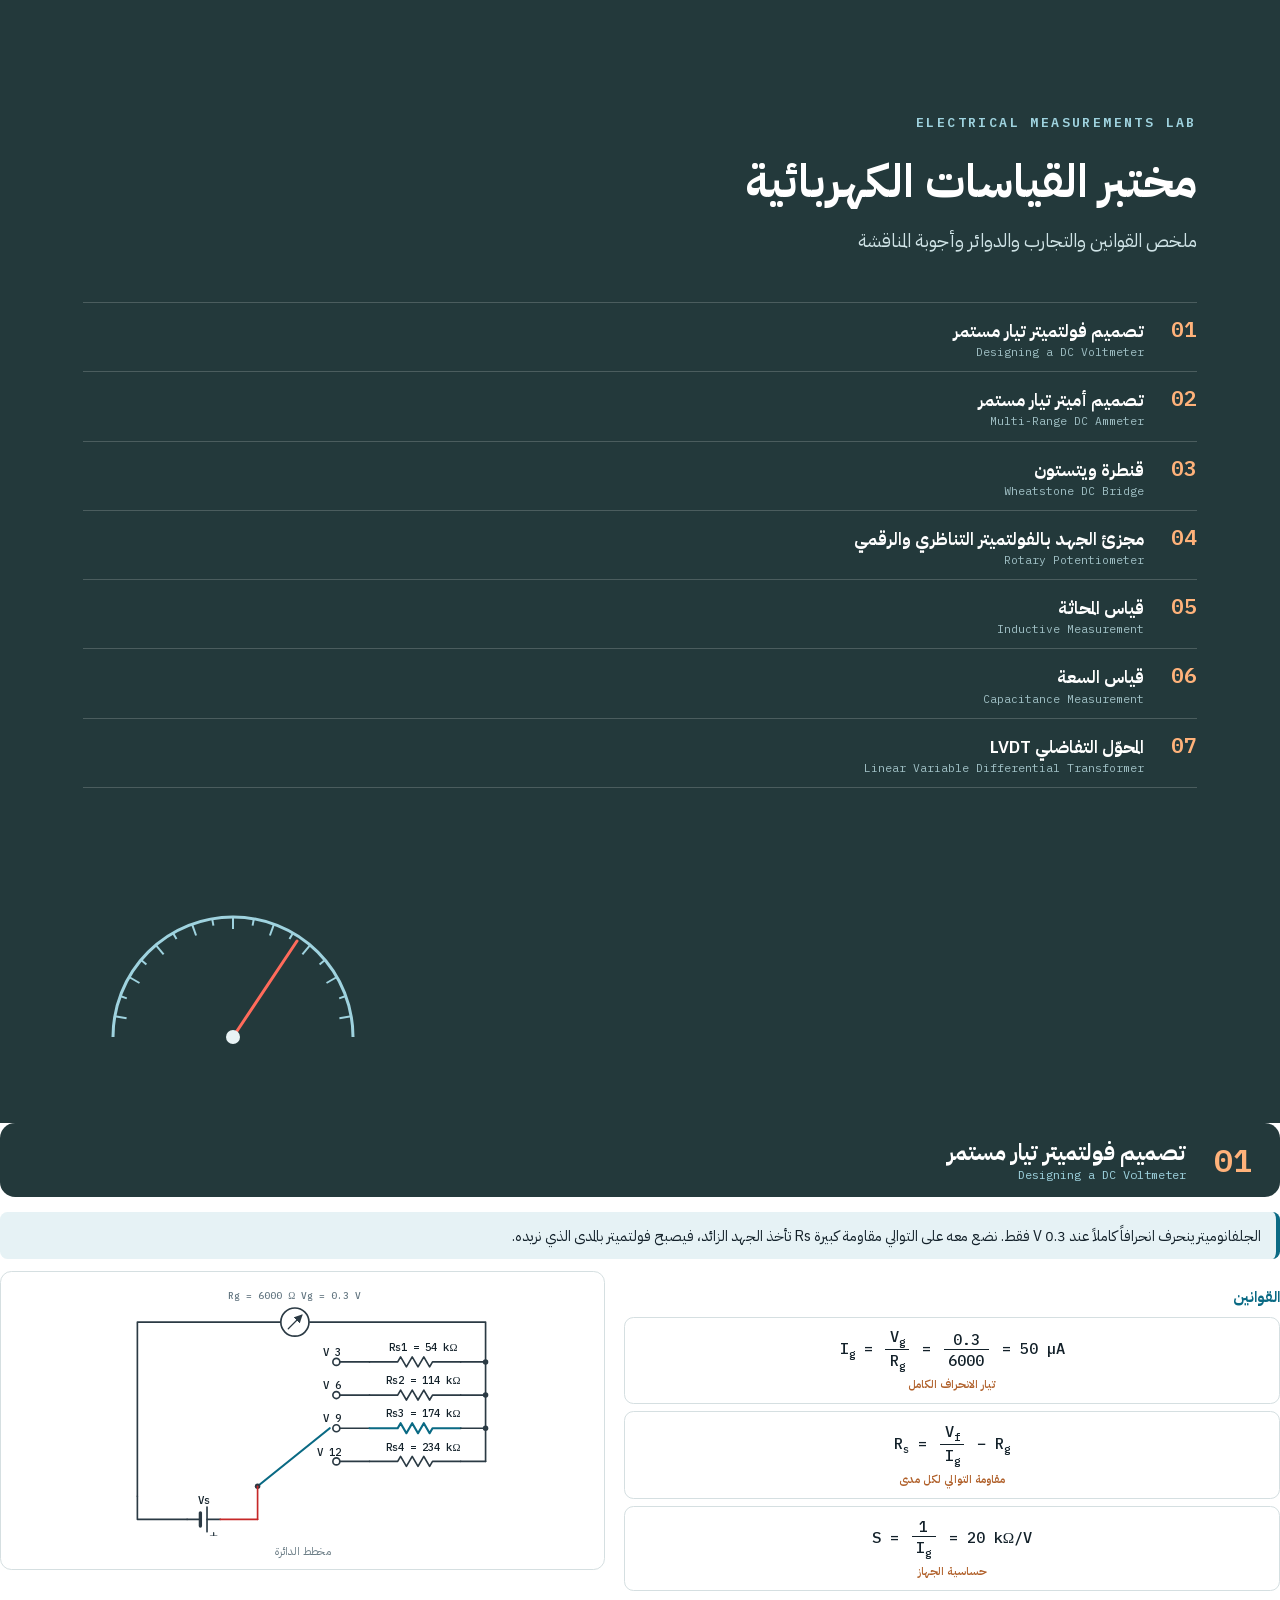
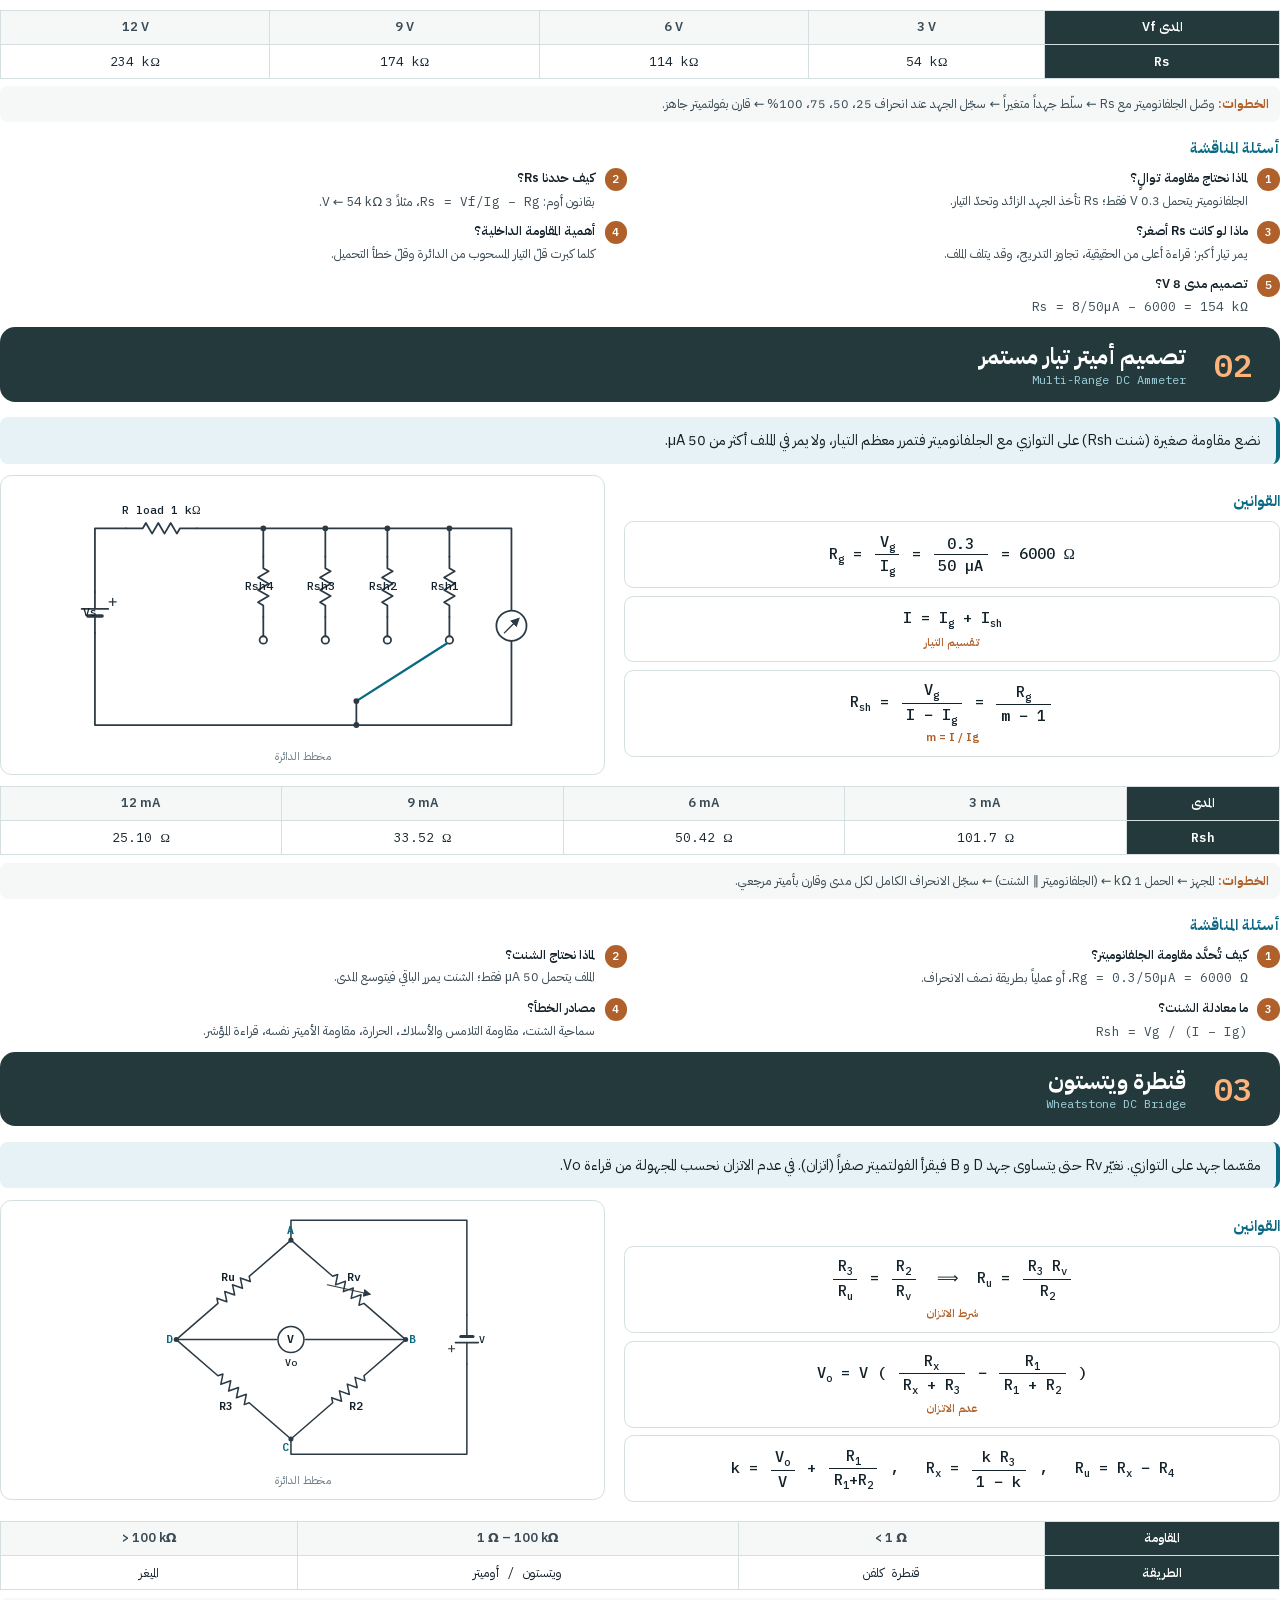
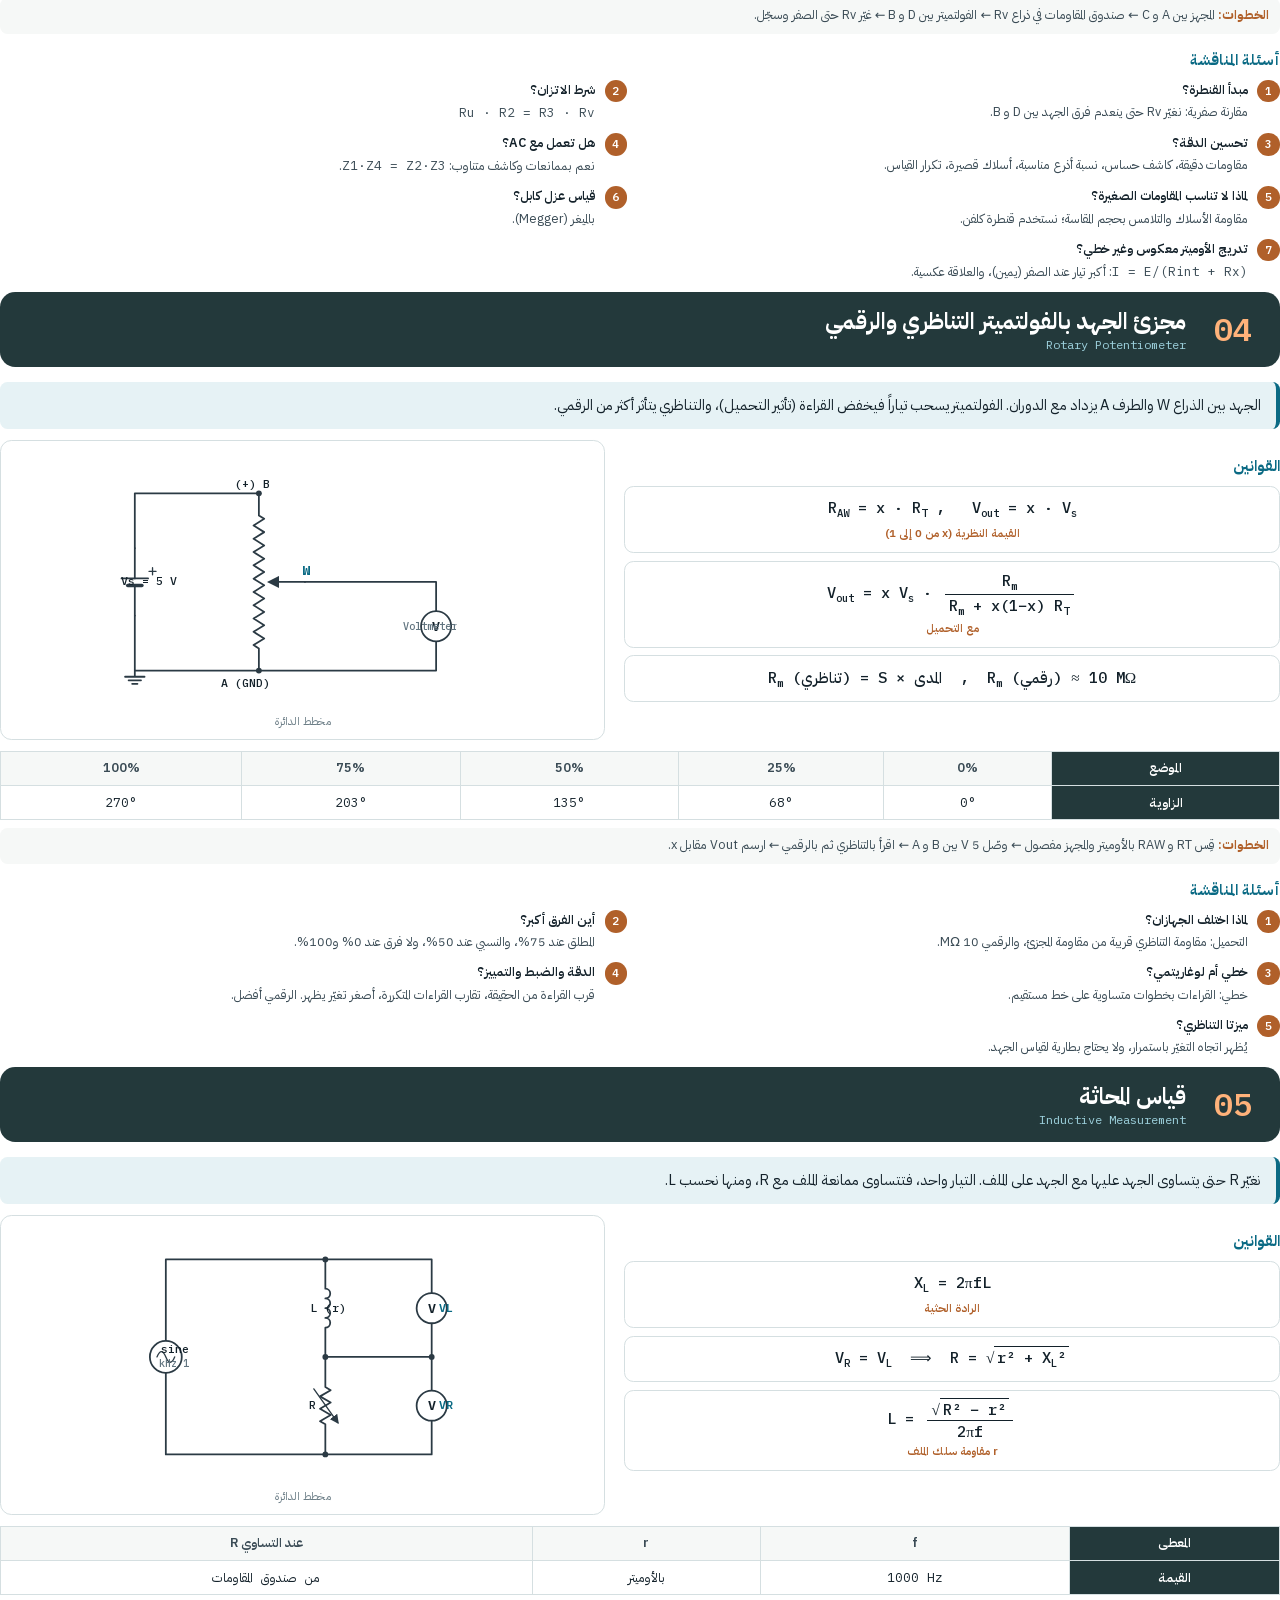
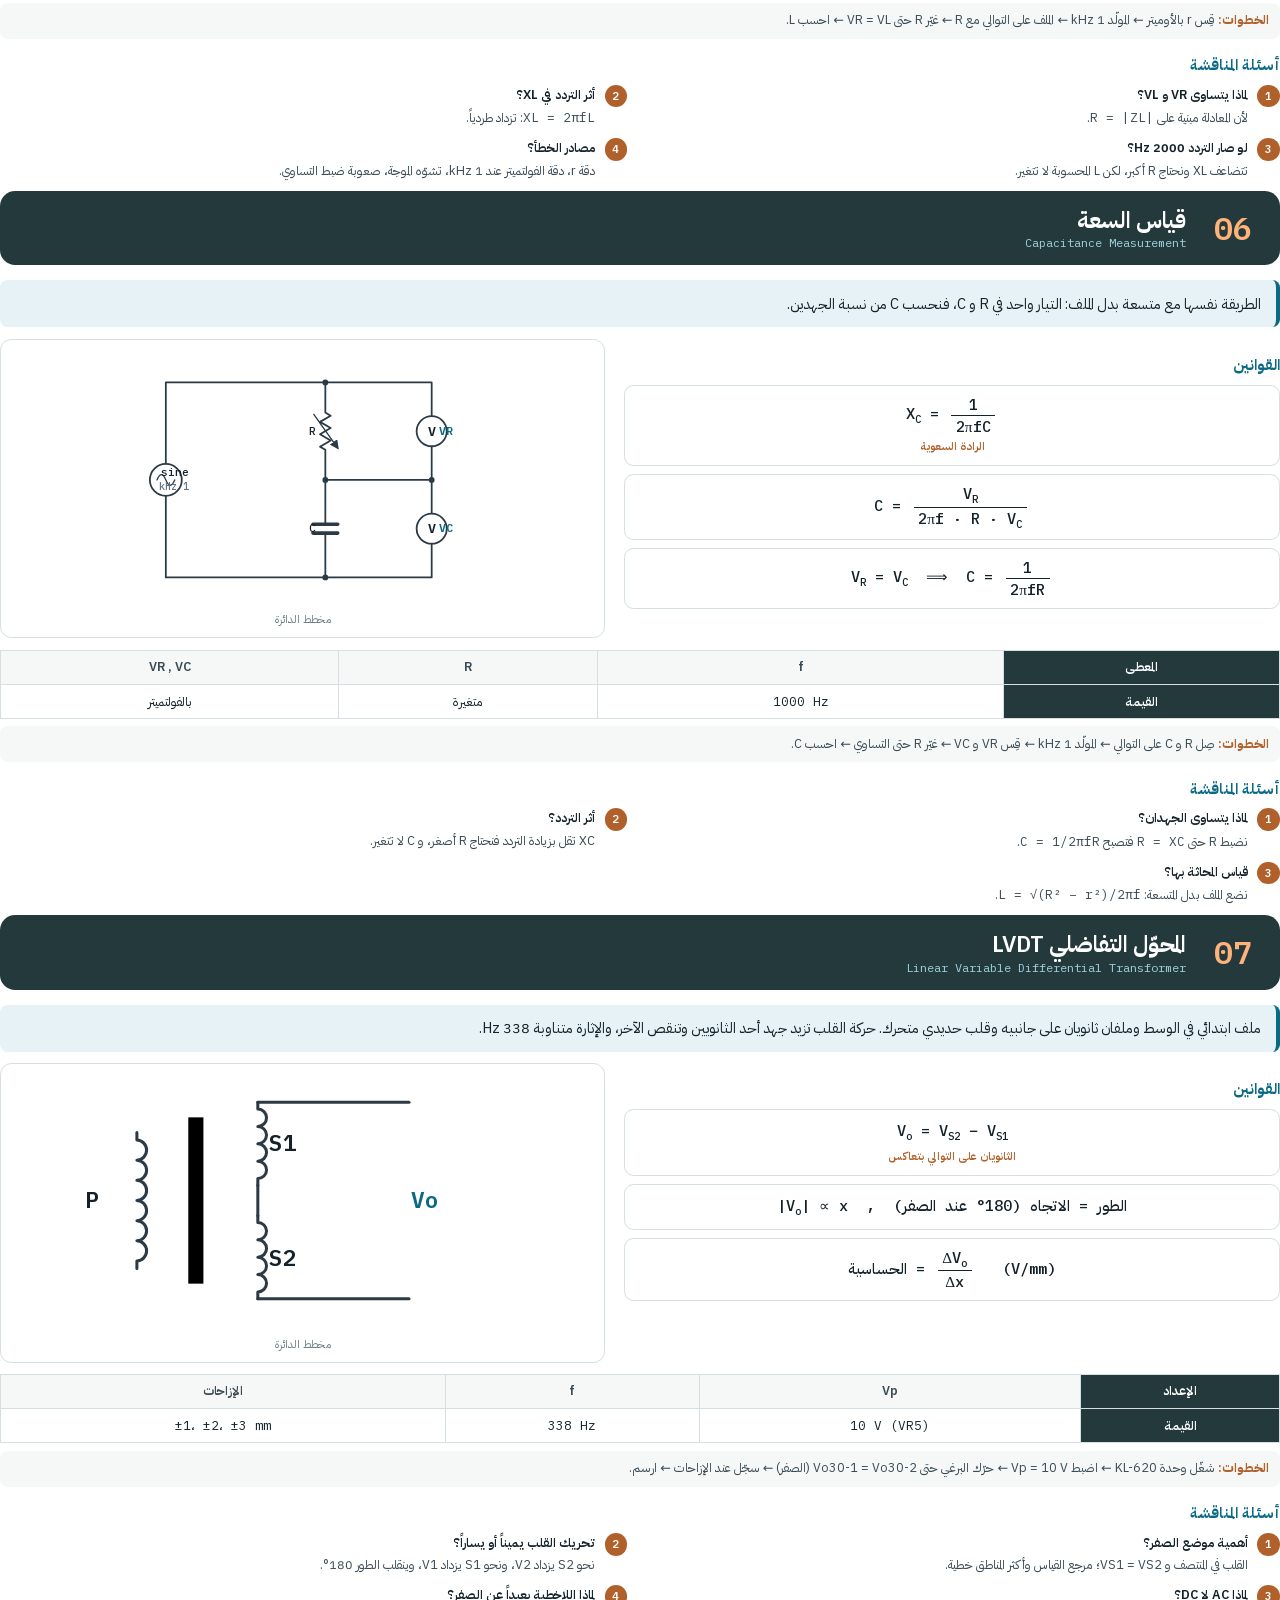
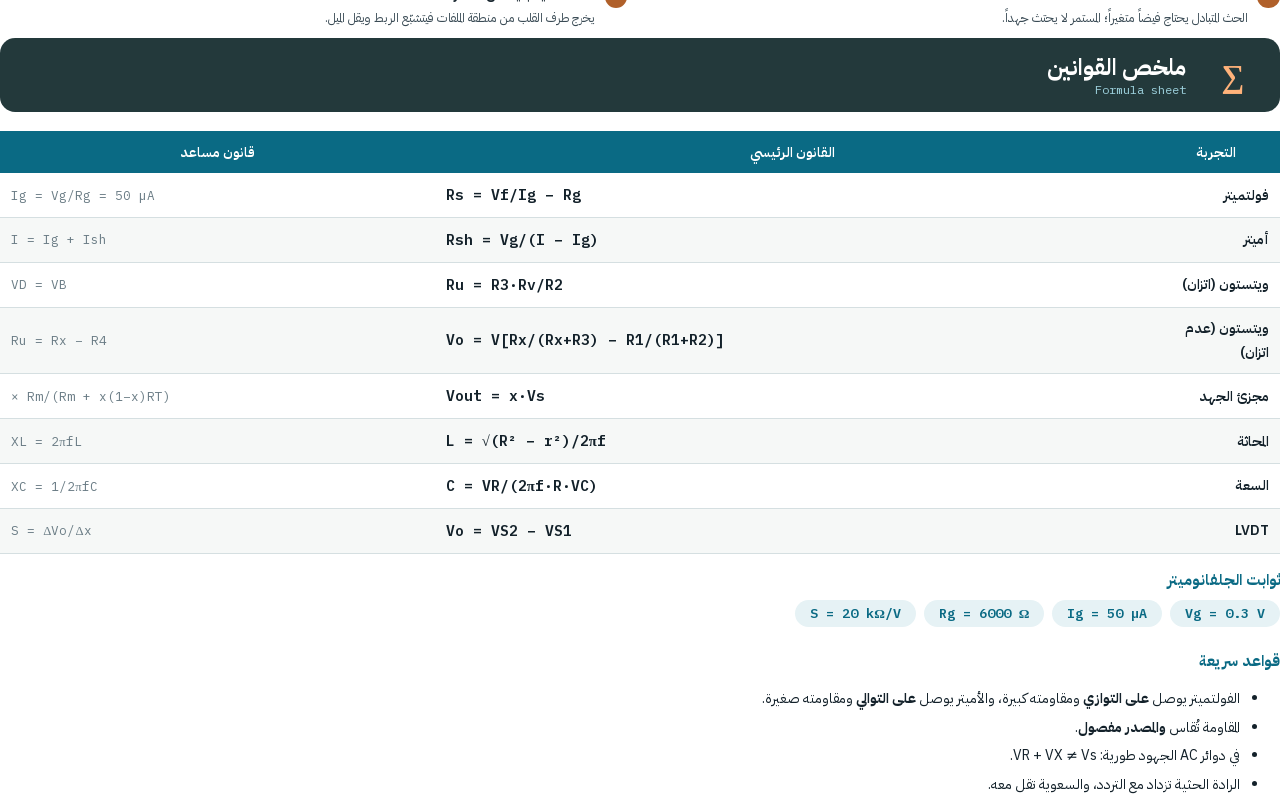
<file: docs/summary/summary.html>
<!doctype html>
<html lang="ar" dir="rtl"><head><meta charset="utf-8"><title>ملخص قوانين مختبر القياسات</title><style>/* Print design: A4, one experiment per page. Deep lab-teal bands, copper accents, formula cards. */
@font-face { font-family: 'Plex Arabic'; font-weight: 400; src: url(fonts/ibm-plex-sans-arabic-arabic-400-normal.woff); unicode-range: U+0600-06FF, U+0750-077F, U+0870-08FF, U+FB50-FDFF, U+FE70-FEFF, U+200C-200E, U+2010-2011, U+204F, U+2E41; }
@font-face { font-family: 'Plex Arabic'; font-weight: 500; src: url(fonts/ibm-plex-sans-arabic-arabic-500-normal.woff); unicode-range: U+0600-06FF, U+0750-077F, U+0870-08FF, U+FB50-FDFF, U+FE70-FEFF, U+200C-200E, U+2010-2011, U+204F, U+2E41; }
@font-face { font-family: 'Plex Arabic'; font-weight: 600; src: url(fonts/ibm-plex-sans-arabic-arabic-600-normal.woff); unicode-range: U+0600-06FF, U+0750-077F, U+0870-08FF, U+FB50-FDFF, U+FE70-FEFF, U+200C-200E, U+2010-2011, U+204F, U+2E41; }
@font-face { font-family: 'Plex Arabic'; font-weight: 700; src: url(fonts/ibm-plex-sans-arabic-arabic-700-normal.woff); unicode-range: U+0600-06FF, U+0750-077F, U+0870-08FF, U+FB50-FDFF, U+FE70-FEFF, U+200C-200E, U+2010-2011, U+204F, U+2E41; }
@font-face { font-family: 'Plex Latin'; font-weight: 400; src: url(fonts/ibm-plex-sans-arabic-latin-400-normal.woff); }
@font-face { font-family: 'Plex Latin'; font-weight: 600; src: url(fonts/ibm-plex-sans-arabic-latin-600-normal.woff); }
@font-face { font-family: 'Readex'; font-weight: 600; src: url(fonts/readex-pro-arabic-600-normal.woff); unicode-range: U+0600-06FF, U+0750-077F, U+0870-08FF, U+FB50-FDFF, U+FE70-FEFF, U+200C-200E, U+2010-2011, U+204F, U+2E41; }
@font-face { font-family: 'Readex'; font-weight: 700; src: url(fonts/readex-pro-arabic-700-normal.woff); unicode-range: U+0600-06FF, U+0750-077F, U+0870-08FF, U+FB50-FDFF, U+FE70-FEFF, U+200C-200E, U+2010-2011, U+204F, U+2E41; }
@font-face { font-family: 'Readex Latin'; font-weight: 600; src: url(fonts/readex-pro-latin-600-normal.woff); }
@font-face { font-family: 'Readex Latin'; font-weight: 700; src: url(fonts/readex-pro-latin-700-normal.woff); }
@font-face { font-family: 'Plex Mono'; font-weight: 400; src: url(fonts/ibm-plex-mono-latin-400-normal.woff); }
@font-face { font-family: 'Plex Mono'; font-weight: 500; src: url(fonts/ibm-plex-mono-latin-500-normal.woff); }
@font-face { font-family: 'Plex Mono'; font-weight: 600; src: url(fonts/ibm-plex-mono-latin-600-normal.woff); }

@page {
  size: A4; margin: 14mm 14mm 16mm;
  @bottom-center { content: counter(page) " / " counter(pages); font: 9pt 'Plex Mono'; color: #7b8c94; }
  @bottom-right { content: "مختبر القياسات الكهربائية"; font: 8.5pt 'Plex Arabic'; color: #9aa9af; }
}
@page cover { margin: 0; @bottom-center { content: none; } @bottom-right { content: none; } }

:root { --ink: #13212a; --ink2: #3a4b55; --muted: #6a7c85; --bench: #23393b; --accent: #0a6a84; --soft: #e6f2f5; --copper: #b0602a; --line: #d5dfe1; --paper: #f6f8f7; }
* { box-sizing: border-box; }
html { font-family: 'Plex Arabic', 'Plex Latin', 'DejaVu Sans', sans-serif; font-size: 10.5pt; color: var(--ink); line-height: 1.65; }
body { margin: 0; }
h1, h2, h3 { font-family: 'Plex Arabic', 'Plex Latin', sans-serif; font-weight: 700; margin: 0; }
[dir="ltr"], .l { unicode-bidi: isolate; }
.l { font-family: 'Plex Mono', monospace; font-size: 9.5pt; direction: ltr; }

/* cover */
.cover { page: cover; height: 297mm; background: var(--bench); color: #fff; padding: 30mm 22mm 0; position: relative; page-break-after: always; }
.cover .eyebrow { font: 600 10pt 'Plex Mono'; letter-spacing: .18em; text-transform: uppercase; color: #9fd3df; direction: ltr; text-align: right; }
.cover h1 { font-size: 34pt; line-height: 1.25; margin-top: 6mm; }
.cover .sub { font-size: 14pt; color: #cfe3e6; margin: 4mm 0 12mm; }
.toc { list-style: none; padding: 0; margin: 0; border-top: 1px solid rgba(255,255,255,.18); }
.toc li { padding: 3.2mm 0; border-bottom: 1px solid rgba(255,255,255,.18); }
.toc .tn { display: inline-block; width: 14mm; font: 600 16pt 'Plex Mono'; color: #ffb27a; }
.toc .tt { font: 700 13pt 'Plex Arabic', 'Plex Latin'; }
.toc .te { display: block; margin-right: 14mm; font: 8.5pt 'Plex Mono'; color: #9fbfc4; direction: ltr; text-align: right; }
.cover-meter { position: absolute; bottom: 18mm; left: 22mm; }

/* experiment pages */
.exp, .final { page-break-before: always; }
.cover + .exp { page-break-before: auto; }
.band { background: var(--bench); color: #fff; border-radius: 4mm; padding: 4mm 5mm; display: flex; align-items: center; gap: 5mm; }
.band .num { font: 600 24pt 'Plex Mono'; color: #ffb27a; min-width: 15mm; text-align: center; }
.band h2 { font-size: 17pt; color: #fff; line-height: 1.3; }
.band .en { font: 9pt 'Plex Mono'; color: #9fd3df; direction: ltr; text-align: right; }
.idea { margin: 4mm 0 3mm; padding: 3mm 4mm; background: var(--soft); border-right: 1.2mm solid var(--accent); border-radius: 2mm; font-size: 11pt; }
h3 { font-size: 11.5pt; color: var(--accent); margin: 3.5mm 0 2mm; }
.grid { display: flex; gap: 5mm; align-items: flex-start; }
.laws { flex: 1 1 52%; }
.circ { flex: 1 1 48%; margin: 0; background: #fff; border: 1px solid var(--line); border-radius: 3mm; padding: 2mm; text-align: center; }
.circ svg { width: 100%; height: auto; max-height: 68mm; }
.circ figcaption { font-size: 8.5pt; color: var(--muted); }
.eq { background: #fff; border: 1px solid var(--line); border-radius: 2.5mm; padding: 2.2mm 3mm; margin-bottom: 2mm; }
.eq .m { direction: ltr; text-align: center; font-family: 'Plex Mono', 'Plex Arabic'; font-size: 11.5pt; font-weight: 500; color: var(--ink); }
.eq .note { text-align: center; font-size: 8.5pt; color: var(--copper); font-weight: 600; margin-top: .5mm; }
.fr { display: inline-block; vertical-align: middle; text-align: center; margin: 0 1mm; }
.fr .n, .fr .d { display: block; padding: 0 1.2mm; line-height: 1.35; }
.fr .n { border-bottom: 1px solid var(--ink); }
.sq .rad { border-top: 1px solid var(--ink); padding: 0 .8mm; }
sub { font-size: 70%; }
table.kv { width: 100%; border-collapse: collapse; margin: 3mm 0 2mm; font-size: 9.5pt; }
table.kv th, table.kv td { border: 1px solid var(--line); padding: 1.6mm 2mm; text-align: center; }
table.kv th { background: var(--paper); color: var(--ink2); font-weight: 600; }
table.kv tr:first-child th:first-child, table.kv td:first-child { background: var(--bench); color: #fff; font-weight: 600; }
table.kv td { font-family: 'Plex Mono', 'Plex Arabic'; }
.steps { font-size: 9.5pt; color: var(--ink2); background: var(--paper); border-radius: 2mm; padding: 2mm 3mm; }
.steps b { color: var(--copper); }
.qa { display: flex; flex-wrap: wrap; justify-content: space-between; }
.qa .q { width: 49%; }
.q { break-inside: avoid; display: flex; gap: 2.5mm; margin-bottom: 2.4mm; font-size: 9.5pt; }
.qn { flex: none; width: 6mm; height: 6mm; border-radius: 50%; background: var(--copper); color: #fff; font: 600 8.5pt/6mm 'Plex Mono'; text-align: center; }
.q b { display: block; color: var(--ink); font-weight: 600; }
.q p { margin: .4mm 0 0; color: var(--ink2); }

/* formula sheet */
table.sum { width: 100%; border-collapse: collapse; margin-top: 5mm; }
table.sum th { background: var(--accent); color: #fff; padding: 2.5mm; font-weight: 600; }
table.sum td { padding: 2.6mm 3mm; border-bottom: 1px solid var(--line); }
table.sum tr:nth-child(odd) td { background: var(--paper); }
.sn { font-weight: 600; width: 34mm; }
.sf { font-family: 'Plex Mono'; font-weight: 600; font-size: 11pt; color: var(--ink); text-align: left; }
.sx { font-family: 'Plex Mono'; font-size: 9.5pt; color: var(--muted); text-align: left; }
.chips span { display: inline-block; font: 600 10pt 'Plex Mono'; background: var(--soft); color: var(--accent); border-radius: 10mm; padding: 1.2mm 4mm; margin: 0 0 2mm 2mm; }
.rules li { margin-bottom: 1.5mm; }

table.kv th, table.kv td { unicode-bidi: plaintext; }
</style></head>
<body>
<section class="cover">
  <div class="eyebrow">Electrical Measurements Lab</div>
  <h1>مختبر القياسات الكهربائية</h1>
  <p class="sub">ملخص القوانين والتجارب والدوائر وأجوبة المناقشة</p>
  <ol class="toc"><li><span class='tn'>01</span><span class='tt'>تصميم فولتميتر تيار مستمر</span><span class='te'>Designing a DC Voltmeter</span></li><li><span class='tn'>02</span><span class='tt'>تصميم أميتر تيار مستمر</span><span class='te'>Multi-Range DC Ammeter</span></li><li><span class='tn'>03</span><span class='tt'>قنطرة ويتستون</span><span class='te'>Wheatstone DC Bridge</span></li><li><span class='tn'>04</span><span class='tt'>مجزئ الجهد بالفولتميتر التناظري والرقمي</span><span class='te'>Rotary Potentiometer</span></li><li><span class='tn'>05</span><span class='tt'>قياس المحاثة</span><span class='te'>Inductive Measurement</span></li><li><span class='tn'>06</span><span class='tt'>قياس السعة</span><span class='te'>Capacitance Measurement</span></li><li><span class='tn'>07</span><span class='tt'>المحوّل التفاضلي LVDT</span><span class='te'>Linear Variable Differential Transformer</span></li></ol>
  <div class="cover-meter"><svg viewBox="0 0 300 150" width="300" height="150"><path d="M30 140 A120 120 0 0 1 270 140" fill="none" stroke="#9fd3df" stroke-width="3"/>
  <line x1="31.8" y1="119.2" x2="43.6" y2="121.2" stroke="#9fd3df" stroke-width="2"/><line x1="37.2" y1="99.0" x2="43.8" y2="101.4" stroke="#9fd3df" stroke-width="2"/><line x1="46.1" y1="80.0" x2="56.5" y2="86.0" stroke="#9fd3df" stroke-width="2"/><line x1="58.1" y1="62.9" x2="63.4" y2="67.4" stroke="#9fd3df" stroke-width="2"/><line x1="72.9" y1="48.1" x2="80.6" y2="57.3" stroke="#9fd3df" stroke-width="2"/><line x1="90.0" y1="36.1" x2="93.5" y2="42.1" stroke="#9fd3df" stroke-width="2"/><line x1="109.0" y1="27.2" x2="113.1" y2="38.5" stroke="#9fd3df" stroke-width="2"/><line x1="129.2" y1="21.8" x2="130.4" y2="28.7" stroke="#9fd3df" stroke-width="2"/><line x1="150.0" y1="20.0" x2="150.0" y2="32.0" stroke="#9fd3df" stroke-width="2"/><line x1="170.8" y1="21.8" x2="169.6" y2="28.7" stroke="#9fd3df" stroke-width="2"/><line x1="191.0" y1="27.2" x2="186.9" y2="38.5" stroke="#9fd3df" stroke-width="2"/><line x1="210.0" y1="36.1" x2="206.5" y2="42.1" stroke="#9fd3df" stroke-width="2"/><line x1="227.1" y1="48.1" x2="219.4" y2="57.3" stroke="#9fd3df" stroke-width="2"/><line x1="241.9" y1="62.9" x2="236.6" y2="67.4" stroke="#9fd3df" stroke-width="2"/><line x1="253.9" y1="80.0" x2="243.5" y2="86.0" stroke="#9fd3df" stroke-width="2"/><line x1="262.8" y1="99.0" x2="256.2" y2="101.4" stroke="#9fd3df" stroke-width="2"/><line x1="268.2" y1="119.2" x2="256.4" y2="121.2" stroke="#9fd3df" stroke-width="2"/>
  <line x1="150" y1="140" x2="214" y2="44" stroke="#ff6b5b" stroke-width="3" stroke-linecap="round"/><circle cx="150" cy="140" r="7" fill="#e8f3f5"/></svg></div>
</section>

<section class="exp">
  <header class="band">
    <div class="num">01</div>
    <div><h2>تصميم فولتميتر تيار مستمر</h2><div class="en">Designing a DC Voltmeter</div></div>
  </header>
  <p class="idea">الجلفانوميتر ينحرف انحرافاً كاملاً عند 0.3 V فقط. نضع معه على التوالي مقاومة كبيرة Rs تأخذ الجهد الزائد، فيصبح فولتميتر بالمدى الذي نريده.</p>
  <div class="grid">
    <div class="laws"><h3>القوانين</h3><div class="eq"><div class="m" dir="ltr">I<sub>g</sub> = <span class="fr"><span class="n">V<sub>g</sub></span><span class="d">R<sub>g</sub></span></span> = <span class="fr"><span class="n">0.3</span><span class="d">6000</span></span> = 50 µA</div><div class=note>تيار الانحراف الكامل</div></div><div class="eq"><div class="m" dir="ltr">R<sub>s</sub> = <span class="fr"><span class="n">V<sub>f</sub></span><span class="d">I<sub>g</sub></span></span> − R<sub>g</sub></div><div class=note>مقاومة التوالي لكل مدى</div></div><div class="eq"><div class="m" dir="ltr">S = <span class="fr"><span class="n">1</span><span class="d">I<sub>g</sub></span></span> = 20 kΩ/V</div><div class=note>حساسية الجهاز</div></div></div>
    <figure class="circ"><svg class="schem " viewBox="0 0 520 310" role="img" aria-label="دائرة الفولتميتر متعدد المديات"><style>
.w{fill:none;stroke:#2b3a44;stroke-width:2;stroke-linejoin:round;stroke-linecap:round}
.w.thin{stroke-width:1.5}.w.plate{stroke-width:4}.w.active,.comp.active .w{stroke:#0a6a84;stroke-width:2.6}
.redlead{stroke:#c62828}.body{fill:#ffffff}.node{fill:#2b3a44}.term{fill:#fff;stroke:#2b3a44;stroke-width:2}
.lbl{fill:#13212a;font-family:'Plex Mono';font-size:13px;font-weight:500}.lbl.sub{fill:#627580;font-size:11.5px}
.lbl.acc{fill:#0a6a84;font-weight:600}.lbl.big{font-size:15px;font-weight:600}.lbl.cop{fill:#b0602a;font-weight:600}
.mlet{fill:#13212a;font-family:'Plex Mono';font-size:15px;font-weight:700}.arrow-fill{fill:#2b3a44}.flow{display:none}
</style><defs><marker id="arrowhead" viewBox="0 0 10 10" refX="8" refY="5" markerWidth="7" markerHeight="7" orient="auto-start-reverse"><path d="M0 0 L10 5 L0 10 z" fill="#2b3a44"/></marker></defs><text x="250" y="24" class="lbl sub" text-anchor="middle">Rg = 6000 Ω   Vg = 0.3 V</text><polyline class="w " points="232.0,52.0 60.0,52.0 60.0,262.0"></polyline><polyline class="w " points="268.0,52.0 480.0,52.0 480.0,220.0"></polyline><polyline class="w " points="300.0,100.0 340.0,100.0"></polyline><g class="comp "><g transform="translate(340 100) rotate(0.000)"><path class="w" d="M0 0 L34.0 0 L37.5 -6 L44.5 6 L51.5 -6 L58.5 6 L65.5 -6 L72.5 6 L76.0 0 L110.0 0"></path></g><text x="405" y="87" class="lbl " text-anchor="middle">Rs1 = 54 kΩ</text></g><polyline class="w " points="450.0,100.0 480.0,100.0"></polyline><circle class="node" cx="480" cy="100" r="3.3"></circle><circle class="term" cx="300" cy="100" r="4.2"></circle><text x="306" y="93" class="lbl " text-anchor="start">3 V</text><polyline class="w " points="300.0,140.0 340.0,140.0"></polyline><g class="comp "><g transform="translate(340 140) rotate(0.000)"><path class="w" d="M0 0 L34.0 0 L37.5 -6 L44.5 6 L51.5 -6 L58.5 6 L65.5 -6 L72.5 6 L76.0 0 L110.0 0"></path></g><text x="405" y="127" class="lbl " text-anchor="middle">Rs2 = 114 kΩ</text></g><polyline class="w " points="450.0,140.0 480.0,140.0"></polyline><circle class="node" cx="480" cy="140" r="3.3"></circle><circle class="term" cx="300" cy="140" r="4.2"></circle><text x="306" y="133" class="lbl " text-anchor="start">6 V</text><polyline class="w " points="300.0,180.0 340.0,180.0"></polyline><g class="comp active"><g transform="translate(340 180) rotate(0.000)"><path class="w" d="M0 0 L34.0 0 L37.5 -6 L44.5 6 L51.5 -6 L58.5 6 L65.5 -6 L72.5 6 L76.0 0 L110.0 0"></path></g><text x="405" y="167" class="lbl " text-anchor="middle">Rs3 = 174 kΩ</text></g><polyline class="w " points="450.0,180.0 480.0,180.0"></polyline><circle class="node" cx="480" cy="180" r="3.3"></circle><circle class="term" cx="300" cy="180" r="4.2"></circle><text x="306" y="173" class="lbl " text-anchor="start">9 V</text><polyline class="w " points="300.0,220.0 340.0,220.0"></polyline><g class="comp "><g transform="translate(340 220) rotate(0.000)"><path class="w" d="M0 0 L34.0 0 L37.5 -6 L44.5 6 L51.5 -6 L58.5 6 L65.5 -6 L72.5 6 L76.0 0 L110.0 0"></path></g><text x="405" y="207" class="lbl " text-anchor="middle">Rs4 = 234 kΩ</text></g><polyline class="w " points="450.0,220.0 480.0,220.0"></polyline><circle class="term" cx="300" cy="220" r="4.2"></circle><text x="306" y="213" class="lbl " text-anchor="start">12 V</text><line class="w active" x1="205" y1="250" x2="292" y2="180"></line><circle class="node" cx="205" cy="250" r="3.3"></circle><polyline class="w redlead" points="205.0,250.0 205.0,290.0"></polyline><polyline class="w " points="60.0,262.0 60.0,290.0 120.0,290.0"></polyline><g class="comp "><g transform="translate(160 290) rotate(180.000)"><path class="w" d="M0 0 L16 0 M24 0 L40 0"></path><path class="w" d="M16 -15 L16 15"></path><path class="w plate" d="M24 -8 L24 8"></path><path class="w thin" d="M4 -20 L12 -20 M8 -24 L8 -16"></path></g><text x="140" y="272" class="lbl " text-anchor="middle">Vs</text></g><polyline class="w redlead" points="160.0,290.0 205.0,290.0"></polyline><g class="comp "><circle class="w body" cx="250" cy="52" r="17"></circle><line class="w thin" x1="242" y1="60" x2="258" y2="44" marker-end="url(#arrowhead)"></line></g></svg><figcaption>مخطط الدائرة</figcaption></figure>
  </div>
  <table class='kv'><tr><th>المدى Vf</th><th><span dir="ltr" style="unicode-bidi:isolate">3 V</span></th><th><span dir="ltr" style="unicode-bidi:isolate">6 V</span></th><th><span dir="ltr" style="unicode-bidi:isolate">9 V</span></th><th><span dir="ltr" style="unicode-bidi:isolate">12 V</span></th></tr><tr><td><span dir="ltr" style="unicode-bidi:isolate">Rs</span></td><td><span dir="ltr" style="unicode-bidi:isolate">54 kΩ</span></td><td><span dir="ltr" style="unicode-bidi:isolate">114 kΩ</span></td><td><span dir="ltr" style="unicode-bidi:isolate">174 kΩ</span></td><td><span dir="ltr" style="unicode-bidi:isolate">234 kΩ</span></td></tr></table>
  <div class="steps"><b>الخطوات:</b> وصّل الجلفانوميتر مع Rs ← سلّط جهداً متغيراً ← سجّل الجهد عند انحراف 25، 50، 75، 100% ← قارن بفولتميتر جاهز.</div>
  <h3>أسئلة المناقشة</h3>
  <div class="qa"><div class='q'><span class='qn'>1</span><div><b>لماذا نحتاج مقاومة توالٍ؟</b><p>الجلفانوميتر يتحمل 0.3 V فقط؛ Rs تأخذ الجهد الزائد وتحدّ التيار.</p></div></div><div class='q'><span class='qn'>2</span><div><b>كيف حددنا Rs؟</b><p>بقانون أوم: <span class="l" dir="ltr">Rs = Vf/Ig − Rg</span>، مثلاً 3 V ← 54 kΩ.</p></div></div><div class='q'><span class='qn'>3</span><div><b>ماذا لو كانت Rs أصغر؟</b><p>يمر تيار أكبر: قراءة أعلى من الحقيقية، تجاوز التدريج، وقد يتلف الملف.</p></div></div><div class='q'><span class='qn'>4</span><div><b>أهمية المقاومة الداخلية؟</b><p>كلما كبرت قلّ التيار المسحوب من الدائرة وقلّ خطأ التحميل.</p></div></div><div class='q'><span class='qn'>5</span><div><b>تصميم مدى 8 V؟</b><p><span class="l" dir="ltr">Rs = 8/50µA − 6000 = 154 kΩ</span></p></div></div></div>
</section>
<section class="exp">
  <header class="band">
    <div class="num">02</div>
    <div><h2>تصميم أميتر تيار مستمر</h2><div class="en">Multi-Range DC Ammeter</div></div>
  </header>
  <p class="idea">نضع مقاومة صغيرة (شنت Rsh) على التوازي مع الجلفانوميتر فتمرر معظم التيار، ولا يمر في الملف أكثر من 50 µA.</p>
  <div class="grid">
    <div class="laws"><h3>القوانين</h3><div class="eq"><div class="m" dir="ltr">R<sub>g</sub> = <span class="fr"><span class="n">V<sub>g</sub></span><span class="d">I<sub>g</sub></span></span> = <span class="fr"><span class="n">0.3</span><span class="d">50 µA</span></span> = 6000 Ω</div></div><div class="eq"><div class="m" dir="ltr">I = I<sub>g</sub> + I<sub>sh</sub></div><div class=note>تقسيم التيار</div></div><div class="eq"><div class="m" dir="ltr">R<sub>sh</sub> = <span class="fr"><span class="n">V<sub>g</sub></span><span class="d">I − I<sub>g</sub></span></span> = <span class="fr"><span class="n">R<sub>g</sub></span><span class="d">m − 1</span></span></div><div class=note>m = I / Ig</div></div></div>
    <figure class="circ"><svg class="schem " viewBox="0 0 570 290" role="img" aria-label="دائرة الأميتر"><style>
.w{fill:none;stroke:#2b3a44;stroke-width:2;stroke-linejoin:round;stroke-linecap:round}
.w.thin{stroke-width:1.5}.w.plate{stroke-width:4}.w.active,.comp.active .w{stroke:#0a6a84;stroke-width:2.6}
.redlead{stroke:#c62828}.body{fill:#ffffff}.node{fill:#2b3a44}.term{fill:#fff;stroke:#2b3a44;stroke-width:2}
.lbl{fill:#13212a;font-family:'Plex Mono';font-size:13px;font-weight:500}.lbl.sub{fill:#627580;font-size:11.5px}
.lbl.acc{fill:#0a6a84;font-weight:600}.lbl.big{font-size:15px;font-weight:600}.lbl.cop{fill:#b0602a;font-weight:600}
.mlet{fill:#13212a;font-family:'Plex Mono';font-size:15px;font-weight:700}.arrow-fill{fill:#2b3a44}.flow{display:none}
</style><defs><marker id="arrowhead" viewBox="0 0 10 10" refX="8" refY="5" markerWidth="7" markerHeight="7" orient="auto-start-reverse"><path d="M0 0 L10 5 L0 10 z" fill="#2b3a44"/></marker></defs><polyline class="w " points="50.0,122.0 50.0,50.0 85.0,50.0"></polyline><g class="comp "><g transform="translate(85 50) rotate(0.000)"><path class="w" d="M0 0 L19.0 0 L22.5 -6 L29.5 6 L36.5 -6 L43.5 6 L50.5 -6 L57.5 6 L61.0 0 L80.0 0"></path></g><text x="125" y="34" class="lbl " text-anchor="middle">R load 1 kΩ</text></g><polyline class="w " points="165.0,50.0 520.0,50.0 520.0,142.0"></polyline><circle class="node" cx="450" cy="50" r="3.3"></circle><polyline class="w " points="450.0,50.0 450.0,82.0"></polyline><g class="comp "><g transform="translate(450 82) rotate(90.000)"><path class="w" d="M0 0 L13.0 0 L16.5 -6 L23.5 6 L30.5 -6 L37.5 6 L44.5 -6 L51.5 6 L55.0 0 L68.0 0"></path></g><text x="461" y="120" class="lbl " text-anchor="start">Rsh1</text></g><polyline class="w " points="450.0,150.0 450.0,172.0"></polyline><circle class="term" cx="450" cy="176" r="4.2"></circle><circle class="node" cx="380" cy="50" r="3.3"></circle><polyline class="w " points="380.0,50.0 380.0,82.0"></polyline><g class="comp "><g transform="translate(380 82) rotate(90.000)"><path class="w" d="M0 0 L13.0 0 L16.5 -6 L23.5 6 L30.5 -6 L37.5 6 L44.5 -6 L51.5 6 L55.0 0 L68.0 0"></path></g><text x="391" y="120" class="lbl " text-anchor="start">Rsh2</text></g><polyline class="w " points="380.0,150.0 380.0,172.0"></polyline><circle class="term" cx="380" cy="176" r="4.2"></circle><circle class="node" cx="310" cy="50" r="3.3"></circle><polyline class="w " points="310.0,50.0 310.0,82.0"></polyline><g class="comp "><g transform="translate(310 82) rotate(90.000)"><path class="w" d="M0 0 L13.0 0 L16.5 -6 L23.5 6 L30.5 -6 L37.5 6 L44.5 -6 L51.5 6 L55.0 0 L68.0 0"></path></g><text x="321" y="120" class="lbl " text-anchor="start">Rsh3</text></g><polyline class="w " points="310.0,150.0 310.0,172.0"></polyline><circle class="term" cx="310" cy="176" r="4.2"></circle><circle class="node" cx="240" cy="50" r="3.3"></circle><polyline class="w " points="240.0,50.0 240.0,82.0"></polyline><g class="comp "><g transform="translate(240 82) rotate(90.000)"><path class="w" d="M0 0 L13.0 0 L16.5 -6 L23.5 6 L30.5 -6 L37.5 6 L44.5 -6 L51.5 6 L55.0 0 L68.0 0"></path></g><text x="251" y="120" class="lbl " text-anchor="start">Rsh4</text></g><polyline class="w " points="240.0,150.0 240.0,172.0"></polyline><circle class="term" cx="240" cy="176" r="4.2"></circle><line class="w active" x1="345" y1="245" x2="447" y2="180"></line><circle class="node" cx="345" cy="245" r="3.3"></circle><polyline class="w " points="345.0,245.0 345.0,272.0"></polyline><polyline class="w " points="520.0,178.0 520.0,272.0 50.0,272.0 50.0,168.0"></polyline><circle class="node" cx="345" cy="272" r="3.3"></circle><g class="comp "><g transform="translate(50 122) rotate(90.000)"><path class="w" d="M0 0 L19 0 M27 0 L46 0"></path><path class="w" d="M19 -15 L19 15"></path><path class="w plate" d="M27 -8 L27 8"></path><path class="w thin" d="M7 -20 L15 -20 M11 -24 L11 -16"></path></g><text x="36" y="149" class="lbl " text-anchor="end">Vs</text></g><g class="comp "><circle class="w body" cx="520" cy="160" r="17"></circle><line class="w thin" x1="512" y1="168" x2="528" y2="152" marker-end="url(#arrowhead)"></line></g></svg><figcaption>مخطط الدائرة</figcaption></figure>
  </div>
  <table class='kv'><tr><th>المدى</th><th><span dir="ltr" style="unicode-bidi:isolate">3 mA</span></th><th><span dir="ltr" style="unicode-bidi:isolate">6 mA</span></th><th><span dir="ltr" style="unicode-bidi:isolate">9 mA</span></th><th><span dir="ltr" style="unicode-bidi:isolate">12 mA</span></th></tr><tr><td><span dir="ltr" style="unicode-bidi:isolate">Rsh</span></td><td><span dir="ltr" style="unicode-bidi:isolate">101.7 Ω</span></td><td><span dir="ltr" style="unicode-bidi:isolate">50.42 Ω</span></td><td><span dir="ltr" style="unicode-bidi:isolate">33.52 Ω</span></td><td><span dir="ltr" style="unicode-bidi:isolate">25.10 Ω</span></td></tr></table>
  <div class="steps"><b>الخطوات:</b> المجهز ← الحمل 1 kΩ ← (الجلفانوميتر ∥ الشنت) ← سجّل الانحراف الكامل لكل مدى وقارن بأميتر مرجعي.</div>
  <h3>أسئلة المناقشة</h3>
  <div class="qa"><div class='q'><span class='qn'>1</span><div><b>كيف تُحدَّد مقاومة الجلفانوميتر؟</b><p><span class="l" dir="ltr">Rg = 0.3/50µA = 6000 Ω</span>، أو عملياً بطريقة نصف الانحراف.</p></div></div><div class='q'><span class='qn'>2</span><div><b>لماذا نحتاج الشنت؟</b><p>الملف يتحمل 50 µA فقط؛ الشنت يمرر الباقي فيتوسع المدى.</p></div></div><div class='q'><span class='qn'>3</span><div><b>ما معادلة الشنت؟</b><p><span class="l" dir="ltr">Rsh = Vg / (I − Ig)</span></p></div></div><div class='q'><span class='qn'>4</span><div><b>مصادر الخطأ؟</b><p>سماحية الشنت، مقاومة التلامس والأسلاك، الحرارة، مقاومة الأميتر نفسه، قراءة المؤشر.</p></div></div></div>
</section>
<section class="exp">
  <header class="band">
    <div class="num">03</div>
    <div><h2>قنطرة ويتستون</h2><div class="en">Wheatstone DC Bridge</div></div>
  </header>
  <p class="idea">مقسّما جهد على التوازي. نغيّر Rv حتى يتساوى جهد D و B فيقرأ الفولتميتر صفراً (اتزان). في عدم الاتزان نحسب المجهولة من قراءة Vo.</p>
  <div class="grid">
    <div class="laws"><h3>القوانين</h3><div class="eq"><div class="m" dir="ltr"><span class="fr"><span class="n">R<sub>3</sub></span><span class="d">R<sub>u</sub></span></span> = <span class="fr"><span class="n">R<sub>2</sub></span><span class="d">R<sub>v</sub></span></span> &nbsp;⟹&nbsp; R<sub>u</sub> = <span class="fr"><span class="n">R<sub>3</sub> R<sub>v</sub></span><span class="d">R<sub>2</sub></span></span></div><div class=note>شرط الاتزان</div></div><div class="eq"><div class="m" dir="ltr">V<sub>o</sub> = V ( <span class="fr"><span class="n">R<sub>x</sub></span><span class="d">R<sub>x</sub> + R<sub>3</sub></span></span> − <span class="fr"><span class="n">R<sub>1</sub></span><span class="d">R<sub>1</sub> + R<sub>2</sub></span></span> )</div><div class=note>عدم الاتزان</div></div><div class="eq"><div class="m" dir="ltr">k = <span class="fr"><span class="n">V<sub>o</sub></span><span class="d">V</span></span> + <span class="fr"><span class="n">R<sub>1</sub></span><span class="d">R<sub>1</sub>+R<sub>2</sub></span></span> , &nbsp; R<sub>x</sub> = <span class="fr"><span class="n">k R<sub>3</sub></span><span class="d">1 − k</span></span> , &nbsp; R<sub>u</sub> = R<sub>x</sub> − R<sub>4</sub></div></div></div>
    <figure class="circ"><svg class="schem " viewBox="0 0 552 336" role="img" aria-label="قنطرة ويتستون"><style>
.w{fill:none;stroke:#2b3a44;stroke-width:2;stroke-linejoin:round;stroke-linecap:round}
.w.thin{stroke-width:1.5}.w.plate{stroke-width:4}.w.active,.comp.active .w{stroke:#0a6a84;stroke-width:2.6}
.redlead{stroke:#c62828}.body{fill:#ffffff}.node{fill:#2b3a44}.term{fill:#fff;stroke:#2b3a44;stroke-width:2}
.lbl{fill:#13212a;font-family:'Plex Mono';font-size:13px;font-weight:500}.lbl.sub{fill:#627580;font-size:11.5px}
.lbl.acc{fill:#0a6a84;font-weight:600}.lbl.big{font-size:15px;font-weight:600}.lbl.cop{fill:#b0602a;font-weight:600}
.mlet{fill:#13212a;font-family:'Plex Mono';font-size:15px;font-weight:700}.arrow-fill{fill:#2b3a44}.flow{display:none}
</style><defs><marker id="arrowhead" viewBox="0 0 10 10" refX="8" refY="5" markerWidth="7" markerHeight="7" orient="auto-start-reverse"><path d="M0 0 L10 5 L0 10 z" fill="#2b3a44"/></marker></defs><polyline class="w " points="260.0,42.0 260.0,16.0 490.0,16.0 490.0,140.0"></polyline><polyline class="w " points="490.0,204.0 490.0,322.0 260.0,322.0 260.0,302.0"></polyline><g class="comp "><g transform="translate(490 204) rotate(-90.000)"><path class="w" d="M0 0 L28 0 M36 0 L64 0"></path><path class="w" d="M28 -15 L28 15"></path><path class="w plate" d="M36 -8 L36 8"></path><path class="w thin" d="M16 -20 L24 -20 M20 -24 L20 -16"></path></g><text x="514" y="176" class="lbl " text-anchor="start">V</text></g><g class="comp "><g transform="translate(110 172) rotate(-40.914)"><path class="w" d="M0 0 L72.2 0 L75.6 -6 L82.4 6 L89.1 -6 L95.9 6 L102.6 -6 L109.4 6 L116.1 -6 L122.9 6 L126.2 0 L198.5 0"></path></g></g><text x="168" y="96" class="lbl big" text-anchor="end">Ru</text><g class="comp "><g transform="translate(260 42) rotate(40.914)"><path class="w" d="M0 0 L72.2 0 L75.6 -6 L82.4 6 L89.1 -6 L95.9 6 L102.6 -6 L109.4 6 L116.1 -6 L122.9 6 L126.2 0 L198.5 0"></path><line class="w thin" x1="74.2" y1="13" x2="124.2" y2="-14" marker-end="url(#arrowhead)"></line></g></g><text x="352" y="96" class="lbl big" text-anchor="start">Rv</text><g class="comp "><g transform="translate(110 172) rotate(40.914)"><path class="w" d="M0 0 L72.2 0 L75.6 -6 L82.4 6 L89.1 -6 L95.9 6 L102.6 -6 L109.4 6 L116.1 -6 L122.9 6 L126.2 0 L198.5 0"></path></g></g><g class="comp "><g transform="translate(410 172) rotate(139.086)"><path class="w" d="M0 0 L72.2 0 L75.6 -6 L82.4 6 L89.1 -6 L95.9 6 L102.6 -6 L109.4 6 L116.1 -6 L122.9 6 L126.2 0 L198.5 0"></path></g></g><text x="166" y="264" class="lbl big" text-anchor="end">R3</text><text x="354" y="264" class="lbl big" text-anchor="start">R2</text><polyline class="w " points="110.0,172.0 241.0,172.0"></polyline><polyline class="w " points="279.0,172.0 410.0,172.0"></polyline><g class="comp "><circle class="w body" cx="260" cy="172" r="17"></circle><text x="260" y="177" class="mlet" text-anchor="middle">V</text><text x="260" y="206" class="lbl " text-anchor="middle">Vo</text></g><circle class="node" cx="260" cy="42" r="3.3"></circle><text x="260" y="34" class="lbl big acc" text-anchor="middle">A</text><circle class="node" cx="110" cy="172" r="3.3"></circle><text x="96" y="176" class="lbl big acc" text-anchor="end">D</text><circle class="node" cx="410" cy="172" r="3.3"></circle><text x="424" y="176" class="lbl big acc" text-anchor="start">B</text><circle class="node" cx="260" cy="302" r="3.3"></circle><text x="248" y="318" class="lbl big acc" text-anchor="end">C</text></svg><figcaption>مخطط الدائرة</figcaption></figure>
  </div>
  <table class='kv'><tr><th>المقاومة</th><th><span dir="ltr" style="unicode-bidi:isolate">< 1 Ω</span></th><th><span dir="ltr" style="unicode-bidi:isolate">1 Ω – 100 kΩ</span></th><th><span dir="ltr" style="unicode-bidi:isolate">> 100 kΩ</span></th></tr><tr><td>الطريقة</td><td>قنطرة كلفن</td><td>ويتستون / أوميتر</td><td>الميغر</td></tr></table>
  <div class="steps"><b>الخطوات:</b> المجهز بين A و C ← صندوق المقاومات في ذراع Rv ← الفولتميتر بين D و B ← غيّر Rv حتى الصفر وسجّل.</div>
  <h3>أسئلة المناقشة</h3>
  <div class="qa"><div class='q'><span class='qn'>1</span><div><b>مبدأ القنطرة؟</b><p>مقارنة صفرية: نغيّر Rv حتى ينعدم فرق الجهد بين D و B.</p></div></div><div class='q'><span class='qn'>2</span><div><b>شرط الاتزان؟</b><p><span class="l" dir="ltr">Ru · R2 = R3 · Rv</span></p></div></div><div class='q'><span class='qn'>3</span><div><b>تحسين الدقة؟</b><p>مقاومات دقيقة، كاشف حساس، نسبة أذرع مناسبة، أسلاك قصيرة، تكرار القياس.</p></div></div><div class='q'><span class='qn'>4</span><div><b>هل تعمل مع AC؟</b><p>نعم بممانعات وكاشف متناوب: <span class="l" dir="ltr">Z1·Z4 = Z2·Z3</span>.</p></div></div><div class='q'><span class='qn'>5</span><div><b>لماذا لا تناسب المقاومات الصغيرة؟</b><p>مقاومة الأسلاك والتلامس بحجم المقاسة؛ نستخدم قنطرة كلفن.</p></div></div><div class='q'><span class='qn'>6</span><div><b>قياس عزل كابل؟</b><p>بالميغر (Megger).</p></div></div><div class='q'><span class='qn'>7</span><div><b>تدريج الأوميتر معكوس وغير خطي؟</b><p><span class="l" dir="ltr">I = E/(Rint + Rx)</span>: أكبر تيار عند الصفر (يمين)، والعلاقة عكسية.</p></div></div></div>
</section>
<section class="exp">
  <header class="band">
    <div class="num">04</div>
    <div><h2>مجزئ الجهد بالفولتميتر التناظري والرقمي</h2><div class="en">Rotary Potentiometer</div></div>
  </header>
  <p class="idea">الجهد بين الذراع W والطرف A يزداد مع الدوران. الفولتميتر يسحب تياراً فيخفض القراءة (تأثير التحميل)، والتناظري يتأثر أكثر من الرقمي.</p>
  <div class="grid">
    <div class="laws"><h3>القوانين</h3><div class="eq"><div class="m" dir="ltr">R<sub>AW</sub> = x · R<sub>T</sub> , &nbsp; V<sub>out</sub> = x · V<sub>s</sub></div><div class=note>القيمة النظرية (x من 0 إلى 1)</div></div><div class="eq"><div class="m" dir="ltr">V<sub>out</sub> = x V<sub>s</sub> · <span class="fr"><span class="n">R<sub>m</sub></span><span class="d">R<sub>m</sub> + x(1−x) R<sub>T</sub></span></span></div><div class=note>مع التحميل</div></div><div class="eq"><div class="m" dir="ltr">R<sub>m</sub> (تناظري) = S × المدى &nbsp;,&nbsp; R<sub>m</sub> (رقمي) ≈ 10 MΩ</div></div></div>
    <figure class="circ"><svg class="schem " viewBox="0 0 500 290" role="img" aria-label="دائرة مجزئ الجهد"><style>
.w{fill:none;stroke:#2b3a44;stroke-width:2;stroke-linejoin:round;stroke-linecap:round}
.w.thin{stroke-width:1.5}.w.plate{stroke-width:4}.w.active,.comp.active .w{stroke:#0a6a84;stroke-width:2.6}
.redlead{stroke:#c62828}.body{fill:#ffffff}.node{fill:#2b3a44}.term{fill:#fff;stroke:#2b3a44;stroke-width:2}
.lbl{fill:#13212a;font-family:'Plex Mono';font-size:13px;font-weight:500}.lbl.sub{fill:#627580;font-size:11.5px}
.lbl.acc{fill:#0a6a84;font-weight:600}.lbl.big{font-size:15px;font-weight:600}.lbl.cop{fill:#b0602a;font-weight:600}
.mlet{fill:#13212a;font-family:'Plex Mono';font-size:15px;font-weight:700}.arrow-fill{fill:#2b3a44}.flow{display:none}
</style><defs><marker id="arrowhead" viewBox="0 0 10 10" refX="8" refY="5" markerWidth="7" markerHeight="7" orient="auto-start-reverse"><path d="M0 0 L10 5 L0 10 z" fill="#2b3a44"/></marker></defs><polyline class="w " points="60.0,112.0 60.0,50.0 200.0,50.0"></polyline><polyline class="w " points="200.0,250.0 60.0,250.0 60.0,188.0"></polyline><g class="comp "><g transform="translate(60 112) rotate(90.000)"><path class="w" d="M0 0 L34 0 M42 0 L76 0"></path><path class="w" d="M34 -15 L34 15"></path><path class="w plate" d="M42 -8 L42 8"></path><path class="w thin" d="M22 -20 L30 -20 M26 -24 L26 -16"></path></g><text x="44" y="154" class="lbl " text-anchor="end">Vs = 5 V</text></g><g class="comp "><g transform="translate(200 50) rotate(90.000)"><path class="w" d="M0 0 L25.0 0 L28.8 -6 L36.3 6 L43.8 -6 L51.3 6 L58.8 -6 L66.3 6 L73.8 -6 L81.3 6 L88.8 -6 L96.3 6 L103.8 -6 L111.3 6 L118.8 -6 L126.3 6 L133.8 -6 L141.3 6 L148.8 -6 L156.3 6 L163.8 -6 L171.3 6 L175.0 0 L200.0 0"></path></g></g><path class="w" d="M60 250 L60 257 M49 257 L71 257 M53 261 L67 261 M57 265 L63 265"></path><circle class="node" cx="200" cy="50" r="3.3"></circle><text x="212" y="44" class="lbl " text-anchor="start">B (+)</text><circle class="node" cx="200" cy="250" r="3.3"></circle><text x="212" y="268" class="lbl " text-anchor="start">A (GND)</text><line class="w" x1="252" y1="150" x2="212" y2="150" marker-end="url(#arrowhead)"></line><text x="258" y="142" class="lbl acc big" text-anchor="start">W</text><polyline class="w " points="252.0,150.0 400.0,150.0 400.0,183.0"></polyline><polyline class="w " points="400.0,217.0 400.0,250.0 200.0,250.0"></polyline><g class="comp "><circle class="w body" cx="400" cy="200" r="17"></circle><text x="400" y="205" class="mlet" text-anchor="middle">V</text><text x="424" y="204" class="lbl sub" text-anchor="start">Voltmeter</text></g></svg><figcaption>مخطط الدائرة</figcaption></figure>
  </div>
  <table class='kv'><tr><th>الموضع</th><th><span dir="ltr" style="unicode-bidi:isolate">0%</span></th><th><span dir="ltr" style="unicode-bidi:isolate">25%</span></th><th><span dir="ltr" style="unicode-bidi:isolate">50%</span></th><th><span dir="ltr" style="unicode-bidi:isolate">75%</span></th><th><span dir="ltr" style="unicode-bidi:isolate">100%</span></th></tr><tr><td>الزاوية</td><td><span dir="ltr" style="unicode-bidi:isolate">0°</span></td><td><span dir="ltr" style="unicode-bidi:isolate">68°</span></td><td><span dir="ltr" style="unicode-bidi:isolate">135°</span></td><td><span dir="ltr" style="unicode-bidi:isolate">203°</span></td><td><span dir="ltr" style="unicode-bidi:isolate">270°</span></td></tr></table>
  <div class="steps"><b>الخطوات:</b> قِس RT و RAW بالأوميتر والمجهز مفصول ← وصّل 5 V بين B و A ← اقرأ بالتناظري ثم بالرقمي ← ارسم Vout مقابل x.</div>
  <h3>أسئلة المناقشة</h3>
  <div class="qa"><div class='q'><span class='qn'>1</span><div><b>لماذا اختلف الجهازان؟</b><p>التحميل: مقاومة التناظري قريبة من مقاومة المجزئ، والرقمي 10 MΩ.</p></div></div><div class='q'><span class='qn'>2</span><div><b>أين الفرق أكبر؟</b><p>المطلق عند 75%، والنسبي عند 50%، ولا فرق عند 0% و100%.</p></div></div><div class='q'><span class='qn'>3</span><div><b>خطي أم لوغاريتمي؟</b><p>خطي: القراءات بخطوات متساوية على خط مستقيم.</p></div></div><div class='q'><span class='qn'>4</span><div><b>الدقة والضبط والتمييز؟</b><p>قرب القراءة من الحقيقة، تقارب القراءات المتكررة، أصغر تغيّر يظهر. الرقمي أفضل.</p></div></div><div class='q'><span class='qn'>5</span><div><b>ميزتا التناظري؟</b><p>يُظهر اتجاه التغيّر باستمرار، ولا يحتاج بطارية لقياس الجهد.</p></div></div></div>
</section>
<section class="exp">
  <header class="band">
    <div class="num">05</div>
    <div><h2>قياس المحاثة</h2><div class="en">Inductive Measurement</div></div>
  </header>
  <p class="idea">نغيّر R حتى يتساوى الجهد عليها مع الجهد على الملف. التيار واحد، فتتساوى ممانعة الملف مع R، ومنها نحسب L.</p>
  <div class="grid">
    <div class="laws"><h3>القوانين</h3><div class="eq"><div class="m" dir="ltr">X<sub>L</sub> = 2πfL</div><div class=note>الرادة الحثية</div></div><div class="eq"><div class="m" dir="ltr">V<sub>R</sub> = V<sub>L</sub> &nbsp;⟹&nbsp; R = <span class="sq">√<span class="rad">r² + X<sub>L</sub>²</span></span></div></div><div class="eq"><div class="m" dir="ltr">L = <span class="fr"><span class="n"><span class="sq">√<span class="rad">R² − r²</span></span></span><span class="d">2πf</span></span></div><div class=note>r مقاومة سلك الملف</div></div></div>
    <figure class="circ"><svg class="schem " viewBox="0 0 450 290" role="img" aria-label="مخطط الدائرة"><style>
.w{fill:none;stroke:#2b3a44;stroke-width:2;stroke-linejoin:round;stroke-linecap:round}
.w.thin{stroke-width:1.5}.w.plate{stroke-width:4}.w.active,.comp.active .w{stroke:#0a6a84;stroke-width:2.6}
.redlead{stroke:#c62828}.body{fill:#ffffff}.node{fill:#2b3a44}.term{fill:#fff;stroke:#2b3a44;stroke-width:2}
.lbl{fill:#13212a;font-family:'Plex Mono';font-size:13px;font-weight:500}.lbl.sub{fill:#627580;font-size:11.5px}
.lbl.acc{fill:#0a6a84;font-weight:600}.lbl.big{font-size:15px;font-weight:600}.lbl.cop{fill:#b0602a;font-weight:600}
.mlet{fill:#13212a;font-family:'Plex Mono';font-size:15px;font-weight:700}.arrow-fill{fill:#2b3a44}.flow{display:none}
</style><defs><marker id="arrowhead" viewBox="0 0 10 10" refX="8" refY="5" markerWidth="7" markerHeight="7" orient="auto-start-reverse"><path d="M0 0 L10 5 L0 10 z" fill="#2b3a44"/></marker></defs><polyline class="w " points="70.0,132.0 70.0,40.0 250.0,40.0"></polyline><polyline class="w " points="250.0,260.0 70.0,260.0 70.0,168.0"></polyline><g class="comp "><g transform="translate(250 40) rotate(90.000)"><path class="w" d="M0 0 L33.0 0 a5.50 5.50 0 0 1 11.00 0 a5.50 5.50 0 0 1 11.00 0 a5.50 5.50 0 0 1 11.00 0 a5.50 5.50 0 0 1 11.00 0 L110.0 0"></path></g><text x="234" y="99" class="lbl " text-anchor="end">L (r)</text></g><g class="comp "><g transform="translate(250 150) rotate(90.000)"><path class="w" d="M0 0 L34.0 0 L37.5 -6 L44.5 6 L51.5 -6 L58.5 6 L65.5 -6 L72.5 6 L76.0 0 L110.0 0"></path><line class="w thin" x1="36.0" y1="13" x2="74.0" y2="-14" marker-end="url(#arrowhead)"></line></g><text x="232" y="209" class="lbl " text-anchor="end">R</text></g><circle class="node" cx="250" cy="40" r="3.3"></circle><circle class="node" cx="250" cy="150" r="3.3"></circle><circle class="node" cx="250" cy="260" r="3.3"></circle><polyline class="w " points="250.0,40.0 370.0,40.0 370.0,78.0"></polyline><polyline class="w " points="370.0,112.0 370.0,188.0"></polyline><polyline class="w " points="370.0,222.0 370.0,260.0 250.0,260.0"></polyline><polyline class="w " points="250.0,150.0 370.0,150.0"></polyline><circle class="node" cx="370" cy="150" r="3.3"></circle><g class="comp "><circle class="w body" cx="370" cy="95" r="17"></circle><text x="370" y="100" class="mlet" text-anchor="middle">V</text><text x="394" y="99" class="lbl acc" text-anchor="start">VL</text></g><g class="comp "><circle class="w body" cx="370" cy="205" r="17"></circle><text x="370" y="210" class="mlet" text-anchor="middle">V</text><text x="394" y="209" class="lbl acc" text-anchor="start">VR</text></g><g class="comp "><circle class="w body" cx="70" cy="150" r="18"></circle><path class="w thin" d="M60 150 q5 -12 10 0 t10 0"></path><text x="96" y="146" class="lbl" text-anchor="start">sine</text><text x="96" y="161" class="lbl sub" text-anchor="start">1 kHz</text></g></svg><figcaption>مخطط الدائرة</figcaption></figure>
  </div>
  <table class='kv'><tr><th>المعطى</th><th><span dir="ltr" style="unicode-bidi:isolate">f</span></th><th><span dir="ltr" style="unicode-bidi:isolate">r</span></th><th>R عند التساوي</th></tr><tr><td>القيمة</td><td><span dir="ltr" style="unicode-bidi:isolate">1000 Hz</span></td><td>بالأوميتر</td><td>من صندوق المقاومات</td></tr></table>
  <div class="steps"><b>الخطوات:</b> قِس r بالأوميتر ← المولّد 1 kHz ← الملف على التوالي مع R ← غيّر R حتى VR = VL ← احسب L.</div>
  <h3>أسئلة المناقشة</h3>
  <div class="qa"><div class='q'><span class='qn'>1</span><div><b>لماذا يتساوى VR و VL؟</b><p>لأن المعادلة مبنية على <span class="l" dir="ltr">R = |ZL|</span>.</p></div></div><div class='q'><span class='qn'>2</span><div><b>أثر التردد في XL؟</b><p><span class="l" dir="ltr">XL = 2πfL</span>: تزداد طردياً.</p></div></div><div class='q'><span class='qn'>3</span><div><b>لو صار التردد 2000 Hz؟</b><p>تتضاعف XL ونحتاج R أكبر، لكن L المحسوبة لا تتغير.</p></div></div><div class='q'><span class='qn'>4</span><div><b>مصادر الخطأ؟</b><p>دقة r، دقة الفولتميتر عند 1 kHz، تشوّه الموجة، صعوبة ضبط التساوي.</p></div></div></div>
</section>
<section class="exp">
  <header class="band">
    <div class="num">06</div>
    <div><h2>قياس السعة</h2><div class="en">Capacitance Measurement</div></div>
  </header>
  <p class="idea">الطريقة نفسها مع متسعة بدل الملف: التيار واحد في R و C، فنحسب C من نسبة الجهدين.</p>
  <div class="grid">
    <div class="laws"><h3>القوانين</h3><div class="eq"><div class="m" dir="ltr">X<sub>C</sub> = <span class="fr"><span class="n">1</span><span class="d">2πfC</span></span></div><div class=note>الرادة السعوية</div></div><div class="eq"><div class="m" dir="ltr">C = <span class="fr"><span class="n">V<sub>R</sub></span><span class="d">2πf · R · V<sub>C</sub></span></span></div></div><div class="eq"><div class="m" dir="ltr">V<sub>R</sub> = V<sub>C</sub> &nbsp;⟹&nbsp; C = <span class="fr"><span class="n">1</span><span class="d">2πfR</span></span></div></div></div>
    <figure class="circ"><svg class="schem " viewBox="0 0 450 290" role="img" aria-label="مخطط الدائرة"><style>
.w{fill:none;stroke:#2b3a44;stroke-width:2;stroke-linejoin:round;stroke-linecap:round}
.w.thin{stroke-width:1.5}.w.plate{stroke-width:4}.w.active,.comp.active .w{stroke:#0a6a84;stroke-width:2.6}
.redlead{stroke:#c62828}.body{fill:#ffffff}.node{fill:#2b3a44}.term{fill:#fff;stroke:#2b3a44;stroke-width:2}
.lbl{fill:#13212a;font-family:'Plex Mono';font-size:13px;font-weight:500}.lbl.sub{fill:#627580;font-size:11.5px}
.lbl.acc{fill:#0a6a84;font-weight:600}.lbl.big{font-size:15px;font-weight:600}.lbl.cop{fill:#b0602a;font-weight:600}
.mlet{fill:#13212a;font-family:'Plex Mono';font-size:15px;font-weight:700}.arrow-fill{fill:#2b3a44}.flow{display:none}
</style><defs><marker id="arrowhead" viewBox="0 0 10 10" refX="8" refY="5" markerWidth="7" markerHeight="7" orient="auto-start-reverse"><path d="M0 0 L10 5 L0 10 z" fill="#2b3a44"/></marker></defs><polyline class="w " points="70.0,132.0 70.0,40.0 250.0,40.0"></polyline><polyline class="w " points="250.0,260.0 70.0,260.0 70.0,168.0"></polyline><g class="comp "><g transform="translate(250 40) rotate(90.000)"><path class="w" d="M0 0 L34.0 0 L37.5 -6 L44.5 6 L51.5 -6 L58.5 6 L65.5 -6 L72.5 6 L76.0 0 L110.0 0"></path><line class="w thin" x1="36.0" y1="13" x2="74.0" y2="-14" marker-end="url(#arrowhead)"></line></g><text x="232" y="99" class="lbl " text-anchor="end">R</text></g><g class="comp "><g transform="translate(250 150) rotate(90.000)"><path class="w" d="M0 0 L50 0 M60 0 L110 0"></path><path class="w plate" d="M50 -14 L50 14 M60 -14 L60 14"></path></g><text x="232" y="209" class="lbl " text-anchor="end">C</text></g><circle class="node" cx="250" cy="40" r="3.3"></circle><circle class="node" cx="250" cy="150" r="3.3"></circle><circle class="node" cx="250" cy="260" r="3.3"></circle><polyline class="w " points="250.0,40.0 370.0,40.0 370.0,78.0"></polyline><polyline class="w " points="370.0,112.0 370.0,188.0"></polyline><polyline class="w " points="370.0,222.0 370.0,260.0 250.0,260.0"></polyline><polyline class="w " points="250.0,150.0 370.0,150.0"></polyline><circle class="node" cx="370" cy="150" r="3.3"></circle><g class="comp "><circle class="w body" cx="370" cy="95" r="17"></circle><text x="370" y="100" class="mlet" text-anchor="middle">V</text><text x="394" y="99" class="lbl acc" text-anchor="start">VR</text></g><g class="comp "><circle class="w body" cx="370" cy="205" r="17"></circle><text x="370" y="210" class="mlet" text-anchor="middle">V</text><text x="394" y="209" class="lbl acc" text-anchor="start">VC</text></g><g class="comp "><circle class="w body" cx="70" cy="150" r="18"></circle><path class="w thin" d="M60 150 q5 -12 10 0 t10 0"></path><text x="96" y="146" class="lbl" text-anchor="start">sine</text><text x="96" y="161" class="lbl sub" text-anchor="start">1 kHz</text></g></svg><figcaption>مخطط الدائرة</figcaption></figure>
  </div>
  <table class='kv'><tr><th>المعطى</th><th><span dir="ltr" style="unicode-bidi:isolate">f</span></th><th><span dir="ltr" style="unicode-bidi:isolate">R</span></th><th><span dir="ltr" style="unicode-bidi:isolate">VR , VC</span></th></tr><tr><td>القيمة</td><td><span dir="ltr" style="unicode-bidi:isolate">1000 Hz</span></td><td>متغيرة</td><td>بالفولتميتر</td></tr></table>
  <div class="steps"><b>الخطوات:</b> صِل R و C على التوالي ← المولّد 1 kHz ← قِس VR و VC ← غيّر R حتى التساوي ← احسب C.</div>
  <h3>أسئلة المناقشة</h3>
  <div class="qa"><div class='q'><span class='qn'>1</span><div><b>لماذا يتساوى الجهدان؟</b><p>نضبط R حتى <span class="l" dir="ltr">R = XC</span> فتصبح <span class="l" dir="ltr">C = 1/2πfR</span>.</p></div></div><div class='q'><span class='qn'>2</span><div><b>أثر التردد؟</b><p>XC تقل بزيادة التردد فنحتاج R أصغر، و C لا تتغير.</p></div></div><div class='q'><span class='qn'>3</span><div><b>قياس المحاثة بها؟</b><p>نضع الملف بدل المتسعة: <span class="l" dir="ltr">L = √(R² − r²)/2πf</span>.</p></div></div></div>
</section>
<section class="exp">
  <header class="band">
    <div class="num">07</div>
    <div><h2>المحوّل التفاضلي LVDT</h2><div class="en">Linear Variable Differential Transformer</div></div>
  </header>
  <p class="idea">ملف ابتدائي في الوسط وملفان ثانويان على جانبيه وقلب حديدي متحرك. حركة القلب تزيد جهد أحد الثانويين وتنقص الآخر، والإثارة متناوبة 338 Hz.</p>
  <div class="grid">
    <div class="laws"><h3>القوانين</h3><div class="eq"><div class="m" dir="ltr">V<sub>o</sub> = V<sub>S2</sub> − V<sub>S1</sub></div><div class=note>الثانويان على التوالي بتعاكس</div></div><div class="eq"><div class="m" dir="ltr">|V<sub>o</sub>| ∝ x &nbsp;,&nbsp; الطور = الاتجاه (180° عند الصفر)</div></div><div class="eq"><div class="m" dir="ltr">الحساسية = <span class="fr"><span class="n">ΔV<sub>o</sub></span><span class="d">Δx</span></span> &nbsp; (V/mm)</div></div></div>
    <figure class="circ"><svg class="schem " viewBox="0 0 360 170" role="img" aria-label="LVDT"><style>
.w{fill:none;stroke:#2b3a44;stroke-width:2;stroke-linejoin:round;stroke-linecap:round}
.w.thin{stroke-width:1.5}.w.plate{stroke-width:4}.w.active,.comp.active .w{stroke:#0a6a84;stroke-width:2.6}
.redlead{stroke:#c62828}.body{fill:#ffffff}.node{fill:#2b3a44}.term{fill:#fff;stroke:#2b3a44;stroke-width:2}
.lbl{fill:#13212a;font-family:'Plex Mono';font-size:13px;font-weight:500}.lbl.sub{fill:#627580;font-size:11.5px}
.lbl.acc{fill:#0a6a84;font-weight:600}.lbl.big{font-size:15px;font-weight:600}.lbl.cop{fill:#b0602a;font-weight:600}
.mlet{fill:#13212a;font-family:'Plex Mono';font-size:15px;font-weight:700}.arrow-fill{fill:#2b3a44}.flow{display:none}
</style><defs><marker id="arrowhead" viewBox="0 0 10 10" refX="8" refY="5" markerWidth="7" markerHeight="7" orient="auto-start-reverse"><path d="M0 0 L10 5 L0 10 z" fill="#2b3a44"/></marker></defs><g class="comp "><g transform="translate(70 40) rotate(90.000)"><path class="w" d="M0 0 L5.0 0 a6.67 6.67 0 0 1 13.33 0 a6.67 6.67 0 0 1 13.33 0 a6.67 6.67 0 0 1 13.33 0 a6.67 6.67 0 0 1 13.33 0 a6.67 6.67 0 0 1 13.33 0 a6.67 6.67 0 0 1 13.33 0 L90.0 0"></path></g></g><rect x="104" y="30" width="10" height="110" fill="var(--ink-2)"></rect><g class="comp "><g transform="translate(150 20) rotate(90.000)"><path class="w" d="M0 0 L4.5 0 a5.75 5.75 0 0 1 11.50 0 a5.75 5.75 0 0 1 11.50 0 a5.75 5.75 0 0 1 11.50 0 a5.75 5.75 0 0 1 11.50 0 L55.0 0"></path></g></g><g class="comp "><g transform="translate(150 95) rotate(90.000)"><path class="w" d="M0 0 L4.5 0 a5.75 5.75 0 0 1 11.50 0 a5.75 5.75 0 0 1 11.50 0 a5.75 5.75 0 0 1 11.50 0 a5.75 5.75 0 0 1 11.50 0 L55.0 0"></path></g></g><text x="40" y="90" class="lbl big" text-anchor="middle">P</text><text x="176" y="52" class="lbl big" text-anchor="start">S1</text><text x="176" y="128" class="lbl big" text-anchor="start">S2</text><polyline class="w " points="150.0,75.0 150.0,95.0"></polyline><polyline class="w " points="150.0,20.0 250.0,20.0"></polyline><polyline class="w " points="150.0,150.0 250.0,150.0"></polyline><text x="270" y="90" class="lbl big acc" text-anchor="start">Vo</text></svg><figcaption>مخطط الدائرة</figcaption></figure>
  </div>
  <table class='kv'><tr><th>الإعداد</th><th><span dir="ltr" style="unicode-bidi:isolate">Vp</span></th><th><span dir="ltr" style="unicode-bidi:isolate">f</span></th><th>الإزاحات</th></tr><tr><td>القيمة</td><td><span dir="ltr" style="unicode-bidi:isolate">10 V (VR5)</span></td><td><span dir="ltr" style="unicode-bidi:isolate">338 Hz</span></td><td>±1، ±2، ±3 mm</td></tr></table>
  <div class="steps"><b>الخطوات:</b> شغّل وحدة KL-620 ← اضبط Vp = 10 V ← حرّك البرغي حتى Vo30-1 = Vo30-2 (الصفر) ← سجّل عند الإزاحات ← ارسم.</div>
  <h3>أسئلة المناقشة</h3>
  <div class="qa"><div class='q'><span class='qn'>1</span><div><b>أهمية موضع الصفر؟</b><p>القلب في المنتصف و VS1 = VS2؛ مرجع القياس وأكثر المناطق خطية.</p></div></div><div class='q'><span class='qn'>2</span><div><b>تحريك القلب يميناً أو يساراً؟</b><p>نحو S2 يزداد V2، ونحو S1 يزداد V1، وينقلب الطور 180°.</p></div></div><div class='q'><span class='qn'>3</span><div><b>لماذا AC لا DC؟</b><p>الحث المتبادل يحتاج فيضاً متغيراً؛ المستمر لا يحتث جهداً.</p></div></div><div class='q'><span class='qn'>4</span><div><b>لماذا اللاخطية بعيداً عن الصفر؟</b><p>يخرج طرف القلب من منطقة الملفات فيتشبّع الربط ويقل الميل.</p></div></div></div>
</section>
<section class="final">
  <header class="band"><div class="num">∑</div><div><h2>ملخص القوانين</h2><div class="en">Formula sheet</div></div></header>
  <table class="sum"><tr><th>التجربة</th><th>القانون الرئيسي</th><th>قانون مساعد</th></tr><tr><td class='sn'>فولتميتر</td><td dir='ltr' class='sf'>Rs = Vf/Ig − Rg</td><td dir='ltr' class='sx'>Ig = Vg/Rg = 50 µA</td></tr><tr><td class='sn'>أميتر</td><td dir='ltr' class='sf'>Rsh = Vg/(I − Ig)</td><td dir='ltr' class='sx'>I = Ig + Ish</td></tr><tr><td class='sn'>ويتستون (اتزان)</td><td dir='ltr' class='sf'>Ru = R3·Rv/R2</td><td dir='ltr' class='sx'>VD = VB</td></tr><tr><td class='sn'>ويتستون (عدم اتزان)</td><td dir='ltr' class='sf'>Vo = V[Rx/(Rx+R3) − R1/(R1+R2)]</td><td dir='ltr' class='sx'>Ru = Rx − R4</td></tr><tr><td class='sn'>مجزئ الجهد</td><td dir='ltr' class='sf'>Vout = x·Vs</td><td dir='ltr' class='sx'>× Rm/(Rm + x(1−x)RT)</td></tr><tr><td class='sn'>المحاثة</td><td dir='ltr' class='sf'>L = √(R² − r²)/2πf</td><td dir='ltr' class='sx'>XL = 2πfL</td></tr><tr><td class='sn'>السعة</td><td dir='ltr' class='sf'>C = VR/(2πf·R·VC)</td><td dir='ltr' class='sx'>XC = 1/2πfC</td></tr><tr><td class='sn'>LVDT</td><td dir='ltr' class='sf'>Vo = VS2 − VS1</td><td dir='ltr' class='sx'>S = ΔVo/Δx</td></tr></table>
  <h3>ثوابت الجلفانوميتر</h3>
  <div class="chips"><span dir="ltr">Vg = 0.3 V</span><span dir="ltr">Ig = 50 µA</span><span dir="ltr">Rg = 6000 Ω</span><span dir="ltr">S = 20 kΩ/V</span></div>
  <h3>قواعد سريعة</h3>
  <ul class="rules">
    <li>الفولتميتر يوصل <b>على التوازي</b> ومقاومته كبيرة، والأميتر يوصل <b>على التوالي</b> ومقاومته صغيرة.</li>
    <li>المقاومة تُقاس <b>والمصدر مفصول</b>.</li>
    <li>في دوائر AC الجهود طورية: <span dir="ltr">VR + VX ≠ Vs</span>.</li>
    <li>الرادة الحثية تزداد مع التردد، والسعوية تقل معه.</li>
  </ul>
</section>
</body></html>
</file>
